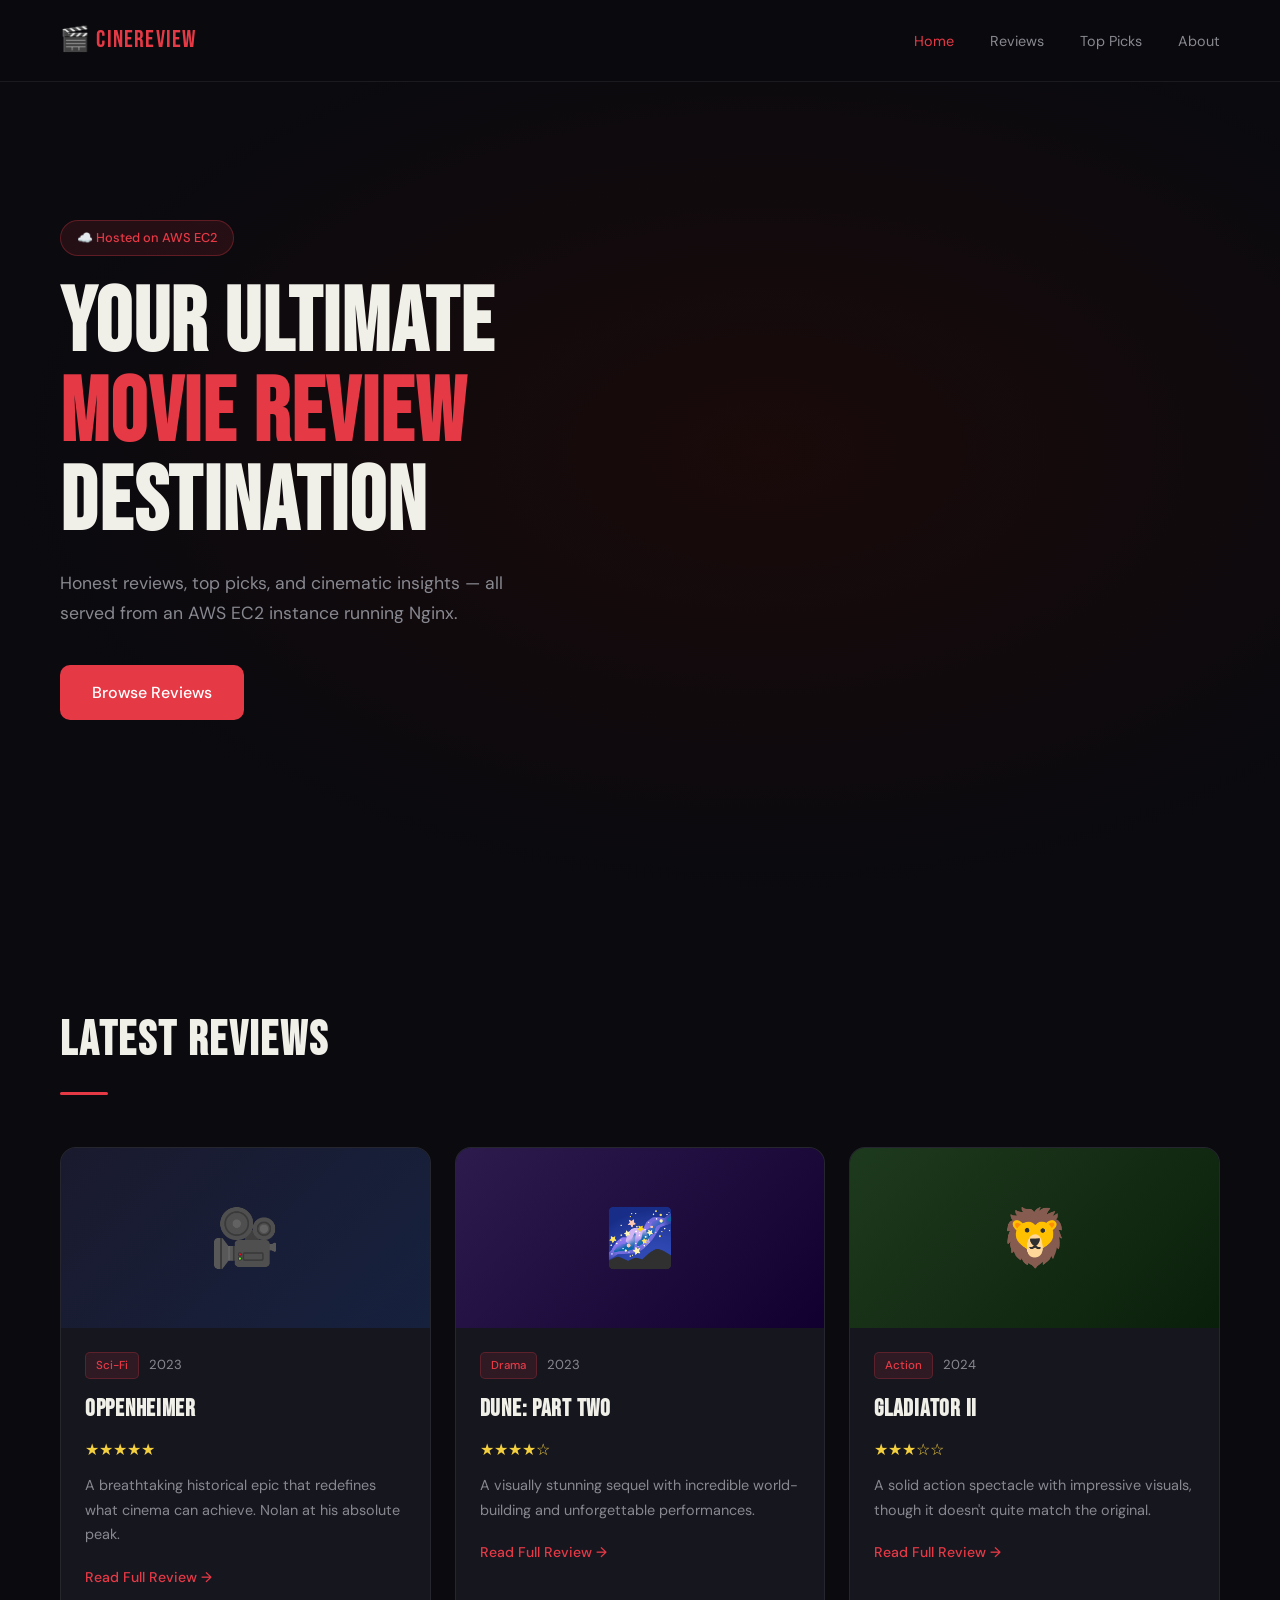
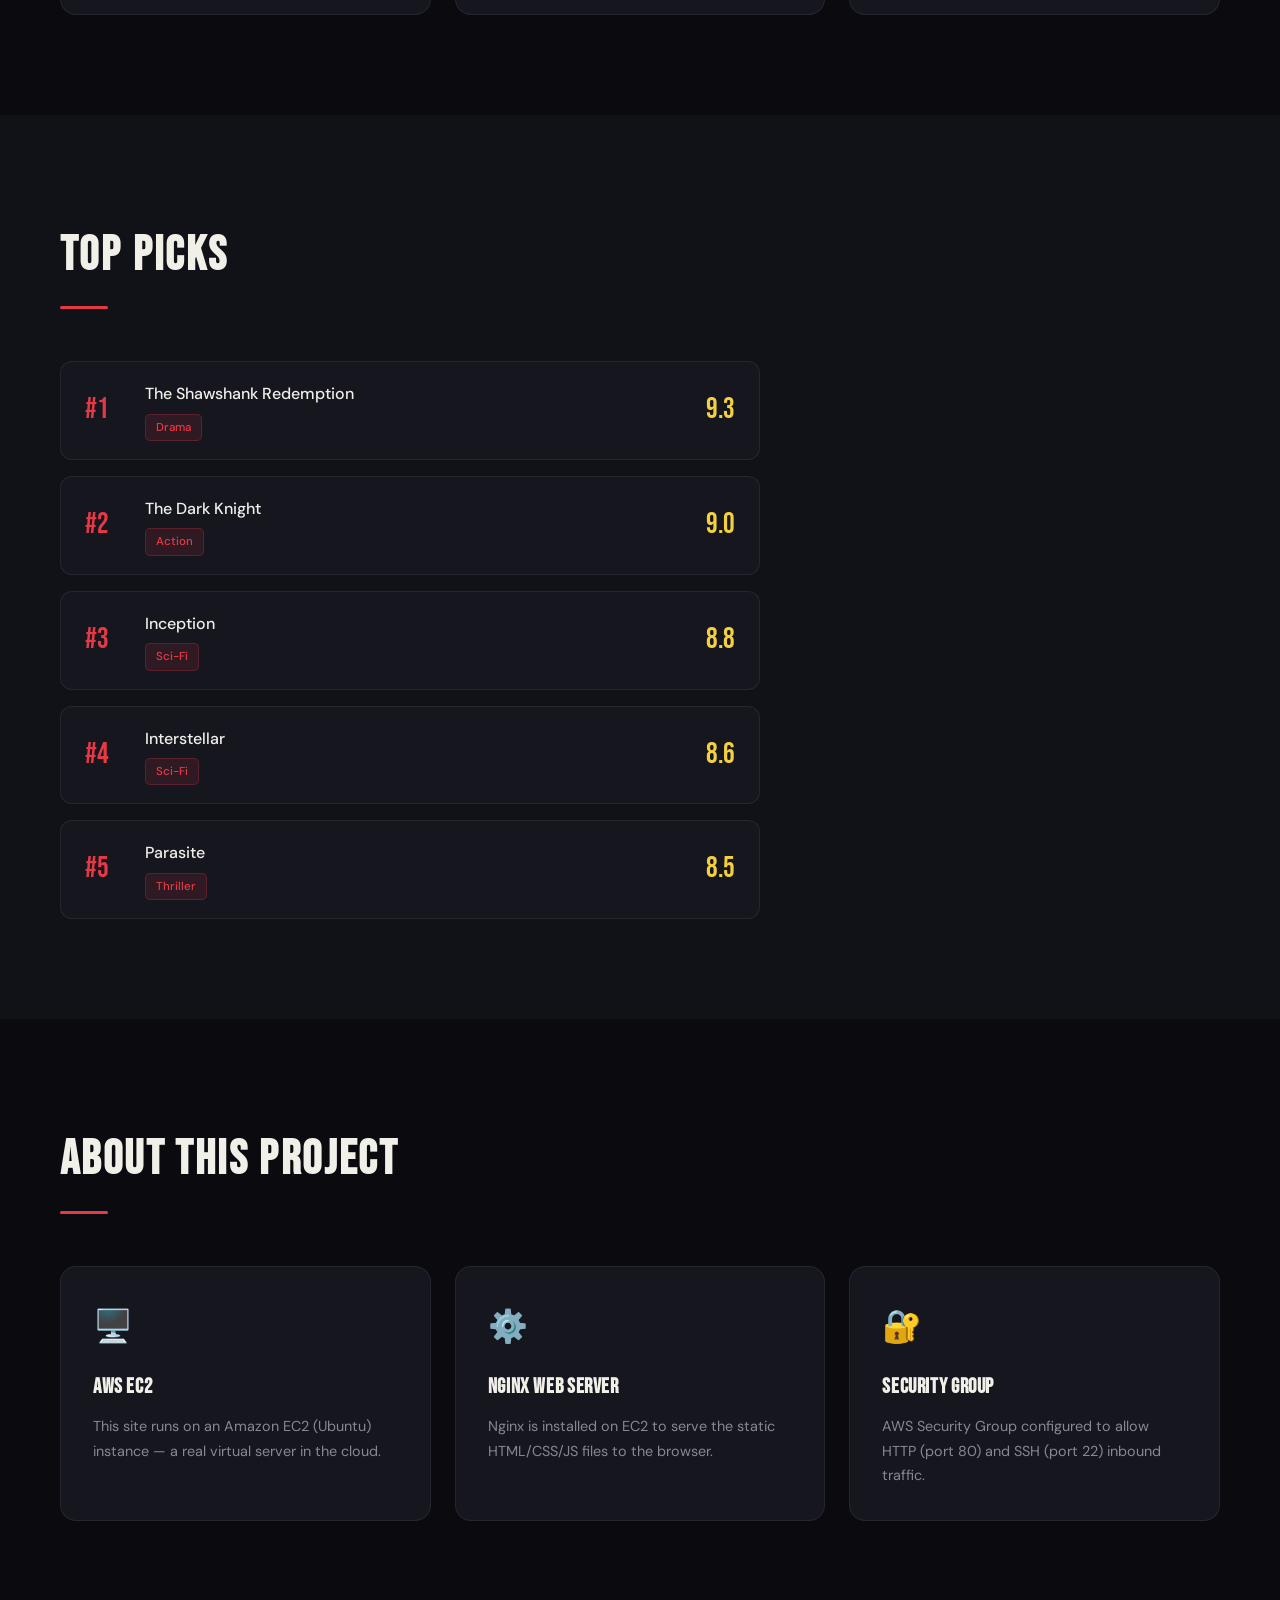
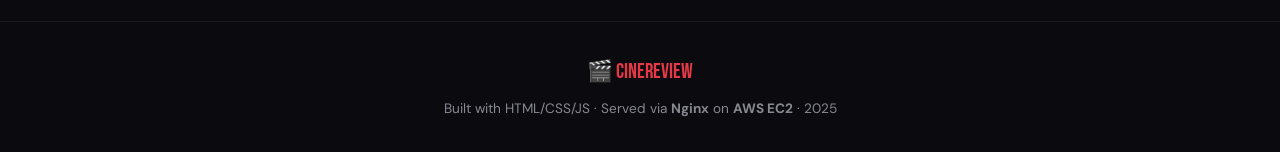
<file: index.html>
<!DOCTYPE html>
<html lang="en">
<head>
  <meta charset="UTF-8" />
<meta name="viewport" content="width=device-width, initial-scale=1.0"/>
  <title>CineReview — Movie Reviews</title>
  <link rel="stylesheet" href="style.css" />
  <link href="https://fonts.googleapis.com/css2?family=Bebas+Neue&family=DM+Sans:wght@300;400;500&display=swap" rel="stylesheet"/>
</head>
<body>

  <!-- NAVBAR -->
  <nav class="navbar">
    <div class="nav-logo">🎬 CineReview</div>
    <ul class="nav-links">
      <li><a href="#home">Home</a></li>
      <li><a href="#reviews">Reviews</a></li>
      <li><a href="#top">Top Picks</a></li>
      <li><a href="#about">About</a></li>
    </ul>
  </nav>

  <!-- HERO -->
  <section class="hero" id="home">
    <div class="hero-content">
      <span class="badge">☁️ Hosted on AWS EC2</span>
      <h1>Your Ultimate<br/><span class="highlight">Movie Review</span><br/>Destination</h1>
      <p>Honest reviews, top picks, and cinematic insights — all served from an AWS EC2 instance running Nginx.</p>
      <a href="#reviews" class="btn btn-primary">Browse Reviews</a>
    </div>
  </section>

  <!-- REVIEWS -->
  <section class="section" id="reviews">
    <h2 class="section-title">Latest Reviews</h2>
    <div class="reviews-grid">

      <div class="movie-card">
        <div class="movie-poster" style="background:linear-gradient(135deg,#1a1a2e,#16213e)">
          <div class="poster-icon">🎥</div>
        </div>
        <div class="movie-info">
          <div class="movie-meta"><span class="genre-tag">Sci-Fi</span><span class="year">2023</span></div>
          <h3>Oppenheimer</h3>
          <div class="stars">★★★★★</div>
          <p>A breathtaking historical epic that redefines what cinema can achieve. Nolan at his absolute peak.</p>
          <a href="review.html" class="read-more">Read Full Review →</a>
        </div>
      </div>

      <div class="movie-card">
        <div class="movie-poster" style="background:linear-gradient(135deg,#2d1b4e,#11002f)">
          <div class="poster-icon">🌌</div>
        </div>
        <div class="movie-info">
          <div class="movie-meta"><span class="genre-tag">Drama</span><span class="year">2023</span></div>
          <h3>Dune: Part Two</h3>
          <div class="stars">★★★★☆</div>
          <p>A visually stunning sequel with incredible world-building and unforgettable performances.</p>
          <a href="review.html" class="read-more">Read Full Review →</a>
        </div>
      </div>

      <div class="movie-card">
        <div class="movie-poster" style="background:linear-gradient(135deg,#1e3a1e,#0a1f0a)">
          <div class="poster-icon">🦁</div>
        </div>
        <div class="movie-info">
          <div class="movie-meta"><span class="genre-tag">Action</span><span class="year">2024</span></div>
          <h3>Gladiator II</h3>
          <div class="stars">★★★☆☆</div>
          <p>A solid action spectacle with impressive visuals, though it doesn't quite match the original.</p>
          <a href="review.html" class="read-more">Read Full Review →</a>
        </div>
      </div>

    </div>
  </section>

  <!-- TOP PICKS -->
  <section class="section dark-section" id="top">
    <h2 class="section-title">Top Picks</h2>
    <div class="top-list">
      <div class="top-item"><span class="top-rank">#1</span><div class="top-details"><h3>The Shawshank Redemption</h3><span class="genre-tag">Drama</span></div><div class="top-score">9.3</div></div>
      <div class="top-item"><span class="top-rank">#2</span><div class="top-details"><h3>The Dark Knight</h3><span class="genre-tag">Action</span></div><div class="top-score">9.0</div></div>
      <div class="top-item"><span class="top-rank">#3</span><div class="top-details"><h3>Inception</h3><span class="genre-tag">Sci-Fi</span></div><div class="top-score">8.8</div></div>
      <div class="top-item"><span class="top-rank">#4</span><div class="top-details"><h3>Interstellar</h3><span class="genre-tag">Sci-Fi</span></div><div class="top-score">8.6</div></div>
      <div class="top-item"><span class="top-rank">#5</span><div class="top-details"><h3>Parasite</h3><span class="genre-tag">Thriller</span></div><div class="top-score">8.5</div></div>
    </div>
  </section>

  <!-- ABOUT -->
  <section class="section" id="about">
    <h2 class="section-title">About This Project</h2>
    <div class="about-grid">
      <div class="about-card">
        <div class="about-icon">🖥️</div>
        <h3>AWS EC2</h3>
        <p>This site runs on an Amazon EC2 (Ubuntu) instance — a real virtual server in the cloud.</p>
      </div>
      <div class="about-card">
        <div class="about-icon">⚙️</div>
        <h3>Nginx Web Server</h3>
        <p>Nginx is installed on EC2 to serve the static HTML/CSS/JS files to the browser.</p>
      </div>
      <div class="about-card">
        <div class="about-icon">🔐</div>
        <h3>Security Group</h3>
        <p>AWS Security Group configured to allow HTTP (port 80) and SSH (port 22) inbound traffic.</p>
      </div>
    </div>
  </section>

  <!-- FOOTER -->
  <footer class="footer">
    <div class="footer-inner">
      <div class="footer-logo">🎬 CineReview</div>
      <p>Built with HTML/CSS/JS · Served via <strong>Nginx</strong> on <strong>AWS EC2</strong> · 2025</p>
    </div>
  </footer>

  <script src="script.js"></script>
</body>
</html>
</file>
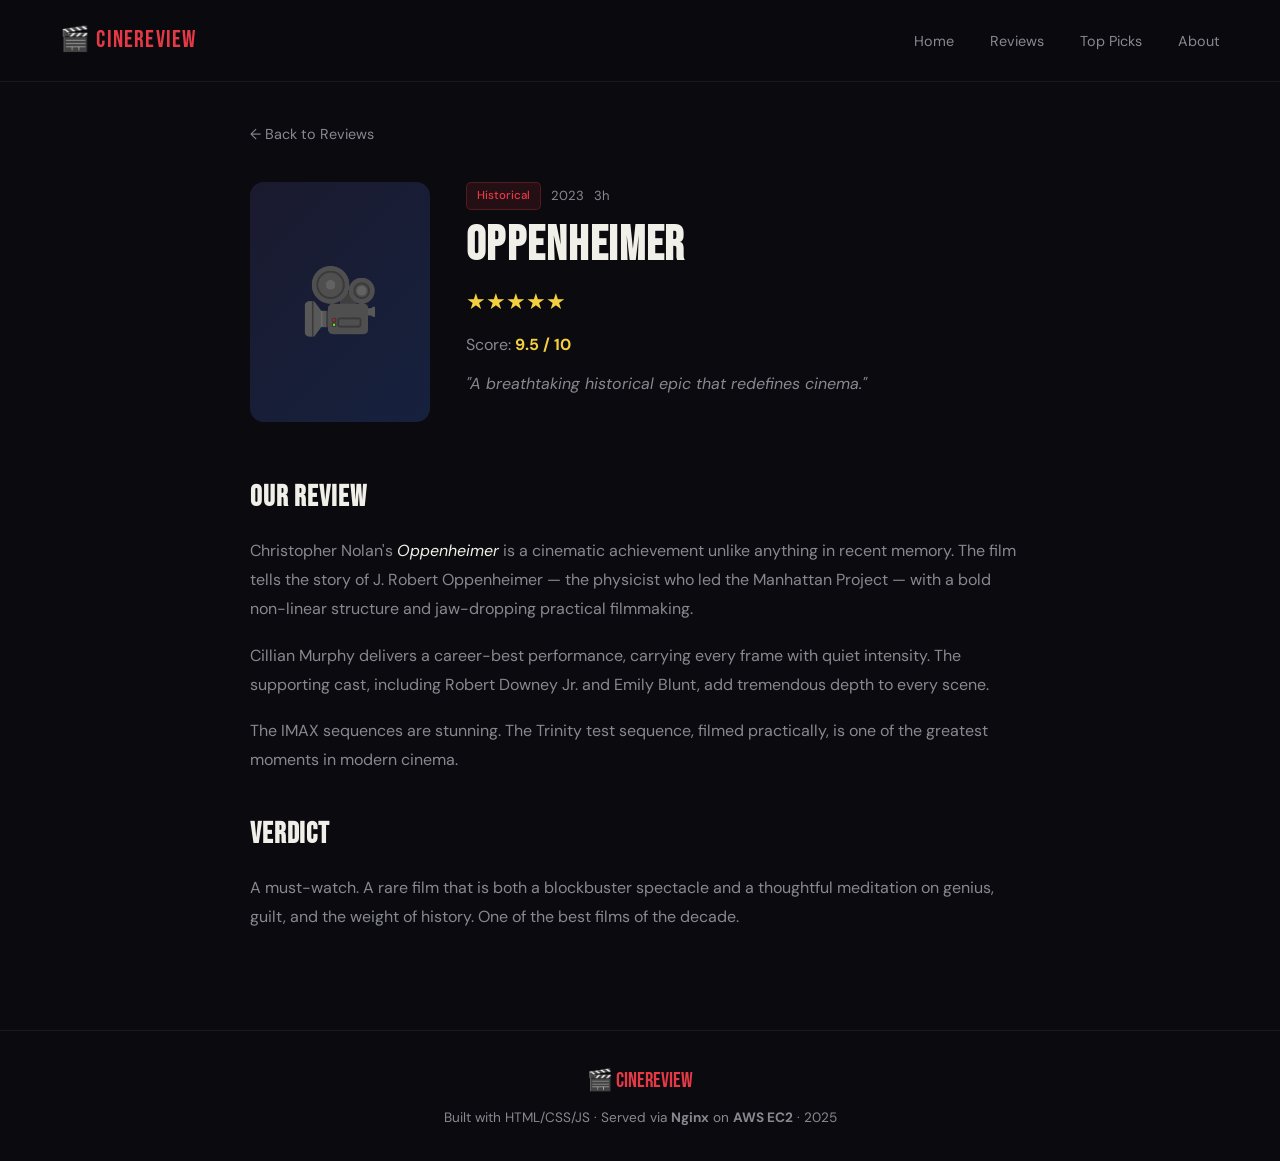
<file: review.html>
<!DOCTYPE html>
<html lang="en">
<head>
  <meta charset="UTF-8"/>
  <meta name="viewport" content="width=device-width, initial-scale=1.0"/>
  <title>Review — CineReview</title>
  <link rel="stylesheet" href="style.css"/>
  <link href="https://fonts.googleapis.com/css2?family=Bebas+Neue&family=DM+Sans:wght@300;400;500&display=swap" rel="stylesheet"/>
</head>
<body>
  <nav class="navbar">
    <div class="nav-logo">🎬 CineReview</div>
    <ul class="nav-links">
      <li><a href="index.html">Home</a></li>
      <li><a href="index.html#reviews">Reviews</a></li>
      <li><a href="index.html#top">Top Picks</a></li>
      <li><a href="index.html#about">About</a></li>
    </ul>
  </nav>

  <div class="review-page">
    <a href="index.html" class="back-link">← Back to Reviews</a>
    <div class="review-header">
      <div class="review-poster" style="background:linear-gradient(135deg,#1a1a2e,#16213e)">
        <span>🎥</span>
      </div>
      <div class="review-meta-block">
        <div class="movie-meta">
          <span class="genre-tag">Historical</span>
          <span class="year">2023</span>
          <span class="year">3h</span>
        </div>
        <h1 class="review-title">Oppenheimer</h1>
        <div class="stars large">★★★★★</div>
        <p class="review-score">Score: <strong>9.5 / 10</strong></p>
        <p class="review-tagline">"A breathtaking historical epic that redefines cinema."</p>
      </div>
    </div>

    <div class="review-body">
      <h2>Our Review</h2>
      <p>Christopher Nolan's <em>Oppenheimer</em> is a cinematic achievement unlike anything in recent memory. The film tells the story of J. Robert Oppenheimer — the physicist who led the Manhattan Project — with a bold non-linear structure and jaw-dropping practical filmmaking.</p>
      <p>Cillian Murphy delivers a career-best performance, carrying every frame with quiet intensity. The supporting cast, including Robert Downey Jr. and Emily Blunt, add tremendous depth to every scene.</p>
      <p>The IMAX sequences are stunning. The Trinity test sequence, filmed practically, is one of the greatest moments in modern cinema.</p>

      <h2>Verdict</h2>
      <p>A must-watch. A rare film that is both a blockbuster spectacle and a thoughtful meditation on genius, guilt, and the weight of history. One of the best films of the decade.</p>
    </div>
  </div>

  <footer class="footer">
    <div class="footer-inner">
      <div class="footer-logo">🎬 CineReview</div>
      <p>Built with HTML/CSS/JS · Served via <strong>Nginx</strong> on <strong>AWS EC2</strong> · 2025</p>
    </div>
  </footer>
  <script src="script.js"></script>
</body>
</html>
</file>
<file: style.css>
*, *::before, *::after { box-sizing: border-box; margin: 0; padding: 0; }

:root {
  --bg: #0a0a0f;
  --bg2: #111118;
  --surface: #16161f;
  --accent: #e63946;
  --gold: #f4d03f;
  --text: #f0efe8;
  --muted: #888890;
  --border: rgba(255,255,255,0.07);
  --font-display: 'Bebas Neue', sans-serif;
  --font-body: 'DM Sans', sans-serif;
}

html { scroll-behavior: smooth; }
body { font-family: var(--font-body); background: var(--bg); color: var(--text); line-height: 1.7; }

/* Navbar */
.navbar {
  position: fixed; top: 0; left: 0; right: 0; z-index: 100;
  display: flex; align-items: center; justify-content: space-between;
  padding: 20px 60px;
  background: rgba(10,10,15,0.92);
  backdrop-filter: blur(14px);
  border-bottom: 1px solid var(--border);
}
.nav-logo { font-family: var(--font-display); font-size: 1.5rem; letter-spacing: .05em; color: var(--accent); }
.nav-links { list-style: none; display: flex; gap: 36px; }
.nav-links a { text-decoration: none; color: var(--muted); font-size: .9rem; transition: color .2s; }
.nav-links a:hover { color: var(--text); }

/* Hero */
.hero {
  min-height: 100vh;
  display: flex; align-items: center;
  padding: 120px 60px 80px;
  background: radial-gradient(ellipse at 60% 50%, #1a0a0a 0%, #0a0a0f 70%);
}
.hero-content { max-width: 620px; }
.badge {
  display: inline-block; margin-bottom: 24px;
  padding: 6px 16px; border-radius: 20px;
  background: rgba(230,57,70,.12);
  border: 1px solid rgba(230,57,70,.3);
  color: var(--accent); font-size: .8rem; font-weight: 500;
}
.hero-content h1 {
  font-family: var(--font-display);
  font-size: clamp(3.5rem, 7vw, 6.5rem);
  line-height: 1; letter-spacing: .02em; margin-bottom: 20px;
}
.highlight { color: var(--accent); }
.hero-content p { color: var(--muted); font-size: 1.1rem; max-width: 480px; margin-bottom: 36px; }

.btn { display: inline-block; padding: 14px 32px; border-radius: 10px; font-weight: 500; text-decoration: none; transition: all .2s; }
.btn-primary { background: var(--accent); color: #fff; }
.btn-primary:hover { background: #ff6b6b; transform: translateY(-2px); }

/* Sections */
.section { padding: 100px 60px; }
.dark-section { background: var(--bg2); }
.section-title {
  font-family: var(--font-display); font-size: 3rem; letter-spacing: .05em; margin-bottom: 52px;
}
.section-title::after {
  content: ''; display: block; margin-top: 10px;
  width: 48px; height: 3px; background: var(--accent); border-radius: 2px;
}

/* Tags */
.genre-tag {
  display: inline-block; padding: 3px 10px; border-radius: 5px;
  font-size: .72rem; font-weight: 500;
  background: rgba(230,57,70,.12); color: var(--accent);
  border: 1px solid rgba(230,57,70,.25);
}
.year { color: var(--muted); font-size: .82rem; }
.movie-meta { display: flex; align-items: center; gap: 10px; margin-bottom: 10px; }

/* Movie Cards */
.reviews-grid { display: grid; grid-template-columns: repeat(auto-fit, minmax(300px, 1fr)); gap: 24px; }
.movie-card {
  background: var(--surface); border: 1px solid var(--border);
  border-radius: 16px; overflow: hidden;
  transition: transform .2s, border-color .2s;
}
.movie-card:hover { transform: translateY(-6px); border-color: var(--accent); }
.movie-poster { height: 180px; display: flex; align-items: center; justify-content: center; }
.poster-icon { font-size: 3.5rem; }
.movie-info { padding: 24px; }
.movie-info h3 { font-family: var(--font-display); font-size: 1.5rem; letter-spacing: .03em; margin-bottom: 6px; }
.stars { color: var(--gold); font-size: 1rem; margin-bottom: 10px; }
.stars.large { font-size: 1.4rem; }
.movie-info p { color: var(--muted); font-size: .9rem; margin-bottom: 16px; }
.read-more { color: var(--accent); text-decoration: none; font-size: .88rem; font-weight: 500; }
.read-more:hover { text-decoration: underline; }

/* Top Picks */
.top-list { display: flex; flex-direction: column; gap: 16px; max-width: 700px; }
.top-item {
  display: flex; align-items: center; gap: 20px;
  background: var(--surface); border: 1px solid var(--border);
  border-radius: 12px; padding: 18px 24px;
  transition: border-color .2s;
}
.top-item:hover { border-color: var(--accent); }
.top-rank { font-family: var(--font-display); font-size: 1.8rem; color: var(--accent); min-width: 40px; }
.top-details { flex: 1; }
.top-details h3 { font-size: 1rem; font-weight: 500; margin-bottom: 4px; }
.top-score { font-family: var(--font-display); font-size: 1.8rem; color: var(--gold); }

/* About Cards */
.about-grid { display: grid; grid-template-columns: repeat(auto-fit, minmax(240px, 1fr)); gap: 24px; }
.about-card {
  background: var(--surface); border: 1px solid var(--border);
  border-radius: 16px; padding: 32px;
  transition: border-color .2s, transform .2s;
}
.about-card:hover { border-color: var(--accent); transform: translateY(-4px); }
.about-icon { font-size: 2rem; margin-bottom: 16px; }
.about-card h3 { font-family: var(--font-display); font-size: 1.3rem; letter-spacing: .03em; margin-bottom: 10px; }
.about-card p { color: var(--muted); font-size: .9rem; }

/* Review Page */
.review-page { max-width: 860px; margin: 0 auto; padding: 120px 40px 80px; }
.back-link { color: var(--muted); text-decoration: none; font-size: .9rem; display: inline-block; margin-bottom: 36px; }
.back-link:hover { color: var(--text); }
.review-header { display: flex; gap: 36px; margin-bottom: 52px; align-items: flex-start; }
.review-poster {
  width: 180px; height: 240px; flex-shrink: 0;
  border-radius: 14px; display: flex; align-items: center; justify-content: center; font-size: 4rem;
}
.review-title { font-family: var(--font-display); font-size: 3rem; letter-spacing: .03em; margin-bottom: 10px; line-height: 1.1; }
.review-score { color: var(--muted); margin: 8px 0; }
.review-score strong { color: var(--gold); }
.review-tagline { color: var(--muted); font-style: italic; margin-top: 12px; }
.review-body h2 { font-family: var(--font-display); font-size: 1.8rem; letter-spacing: .03em; margin: 36px 0 14px; }
.review-body p { color: var(--muted); font-size: 1rem; margin-bottom: 18px; line-height: 1.8; }
.review-body em { color: var(--text); }

/* Footer */
.footer { padding: 32px 60px; border-top: 1px solid var(--border); }
.footer-inner { display: flex; flex-direction: column; align-items: center; gap: 8px; text-align: center; }
.footer-logo { font-family: var(--font-display); font-size: 1.3rem; color: var(--accent); }
.footer p { color: var(--muted); font-size: .85rem; }

/* Responsive */
@media (max-width: 768px) {
  .navbar { padding: 16px 20px; }
  .nav-links { gap: 18px; }
  .hero, .section { padding-left: 24px; padding-right: 24px; }
  .hero { padding-top: 100px; }
  .review-header { flex-direction: column; }
  .review-poster { width: 100%; height: 200px; }
  .footer { padding: 24px; }
}
</file>
